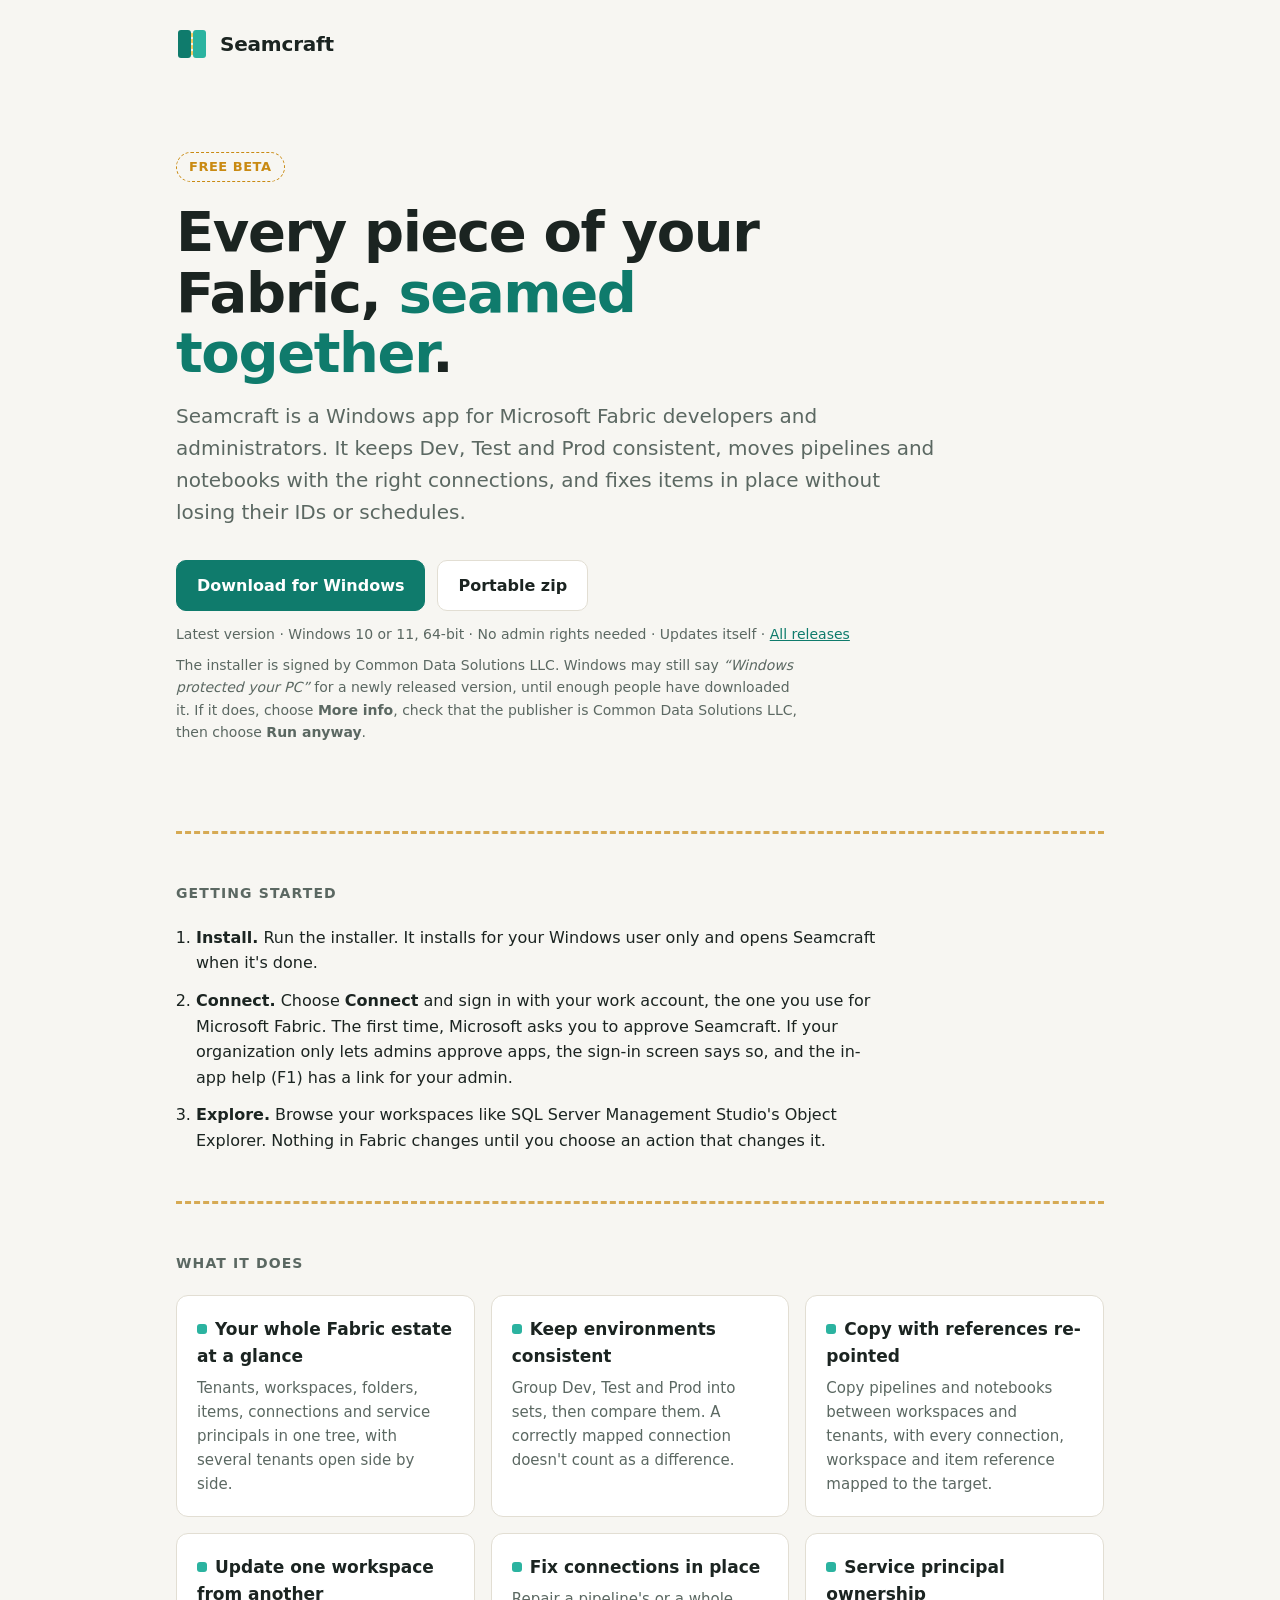
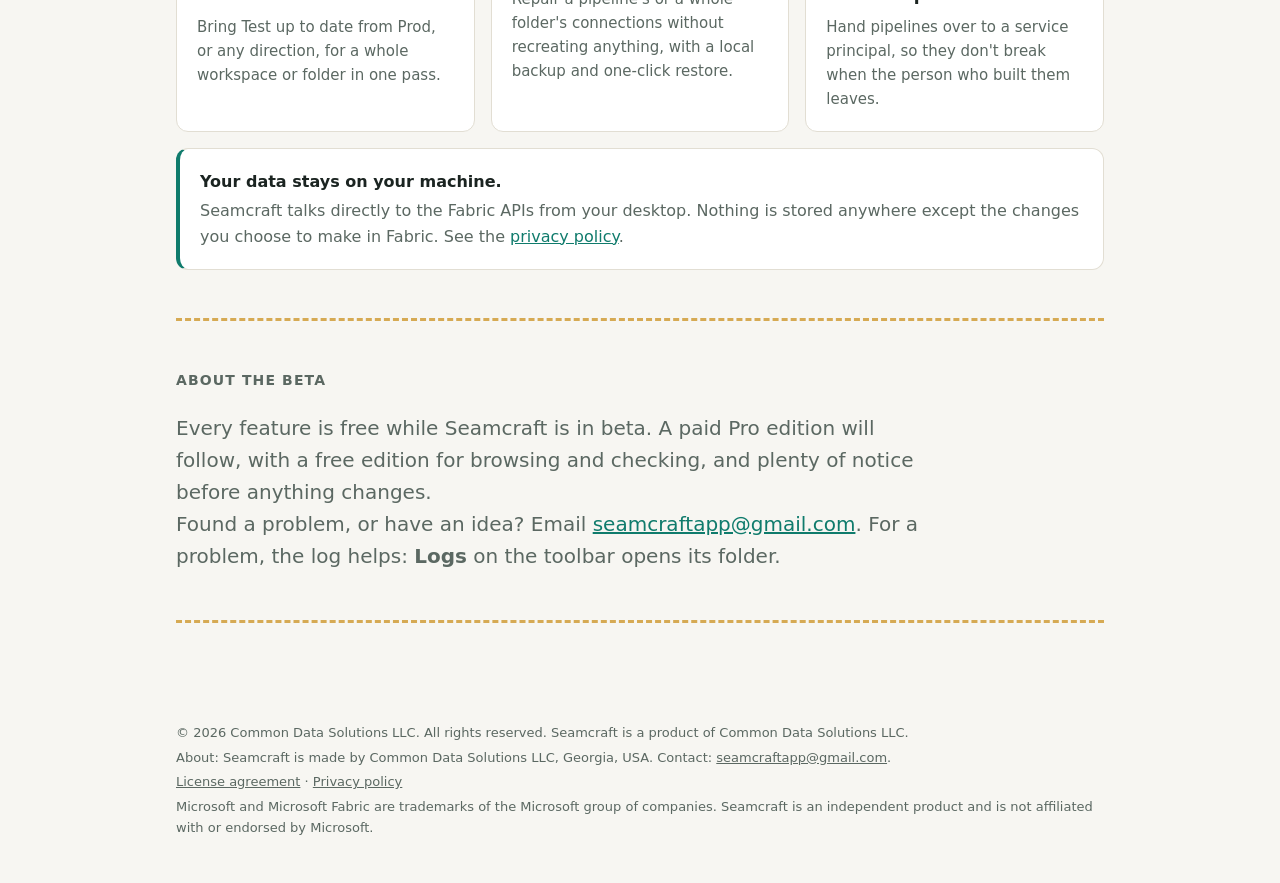
<file: index.html>
<!doctype html>
<html lang="en">
<head>
  <meta charset="utf-8">
  <meta name="viewport" content="width=device-width, initial-scale=1">
  <title>Seamcraft for Microsoft Fabric</title>
  <meta name="description" content="Seamcraft is a free Windows app for Microsoft Fabric developers and administrators: keep Dev, Test and Prod consistent, move pipelines and notebooks with the right connections, and fix items in place. Free during the beta.">
  <meta property="og:title" content="Seamcraft for Microsoft Fabric">
  <meta property="og:description" content="Keep Dev, Test and Prod consistent. Move pipelines with the right connections. Fix items in place. Free during the beta.">
  <meta property="og:url" content="https://seamcraft.dev/">
  <meta property="og:type" content="website">
  <link rel="icon" href="favicon.svg" type="image/svg+xml">
  <link rel="stylesheet" href="styles.css">
</head>
<body>
  <div class="wrap">
    <header>
      <a class="brand" href="./" aria-label="Seamcraft home">
        <svg viewBox="0 0 64 64" aria-hidden="true">
          <rect x="4" y="4" width="26" height="56" rx="6" fill="#0F7B6C"/>
          <rect x="34" y="4" width="26" height="56" rx="6" fill="#2BB3A0"/>
          <path d="M32 11.5v5M32 23.5v5M32 35.5v5M32 47.5v5" stroke="#F4C95D" stroke-width="4" stroke-linecap="round"/>
        </svg>
        Seamcraft
      </a>
    </header>

    <main>
      <section class="hero">
        <span class="badge">Free beta</span>
        <h1>Every piece of your Fabric, <span class="seam">seamed together</span>.</h1>
        <p class="lede">
          Seamcraft is a Windows app for Microsoft Fabric developers and administrators. It keeps Dev, Test and Prod
          consistent, moves pipelines and notebooks with the right connections, and fixes items in place without
          losing their IDs or schedules.
        </p>

        <div class="download">
          <a class="button primary" href="https://github.com/seamcraft-dev/Seamcraft-Releases/releases/latest/download/Seamcraft.App-win-Setup.exe">Download for Windows</a>
          <a class="button" href="https://github.com/seamcraft-dev/Seamcraft-Releases/releases/latest/download/Seamcraft.App-win-Portable.zip">Portable zip</a>
        </div>
        <p class="meta">
          Latest version &middot; Windows 10 or 11, 64-bit &middot; No admin rights needed &middot; Updates itself &middot;
          <a href="https://github.com/seamcraft-dev/Seamcraft-Releases/releases">All releases</a>
        </p>
        <p class="note">
          The installer is signed by Common Data Solutions LLC. Windows may still say <em>“Windows protected your PC”</em>
          for a newly released version, until enough people have downloaded it. If it does, choose <strong>More info</strong>,
          check that the publisher is Common Data Solutions LLC, then choose <strong>Run anyway</strong>.
        </p>
      </section>

      <hr class="stitch">

      <section>
        <h2>Getting started</h2>
        <ol class="steps">
          <li>
            <strong>Install.</strong> Run the installer. It installs for your Windows user only and opens Seamcraft
            when it's done.
          </li>
          <li>
            <strong>Connect.</strong> Choose <strong>Connect</strong> and sign in with your work account, the one you
            use for Microsoft Fabric. The first time, Microsoft asks you to approve Seamcraft. If your organization only
            lets admins approve apps, the sign-in screen says so, and the in-app help (F1) has a link for your admin.
          </li>
          <li>
            <strong>Explore.</strong> Browse your workspaces like SQL Server Management Studio's Object Explorer.
            Nothing in Fabric changes until you choose an action that changes it.
          </li>
        </ol>
      </section>

      <hr class="stitch">

      <section>
        <h2>What it does</h2>
        <div class="grid">
          <div class="card">
            <h3><span class="dot"></span>Your whole Fabric estate at a glance</h3>
            <p>Tenants, workspaces, folders, items, connections and service principals in one tree, with several tenants open side by side.</p>
          </div>
          <div class="card">
            <h3><span class="dot"></span>Keep environments consistent</h3>
            <p>Group Dev, Test and Prod into sets, then compare them. A correctly mapped connection doesn't count as a difference.</p>
          </div>
          <div class="card">
            <h3><span class="dot"></span>Copy with references re-pointed</h3>
            <p>Copy pipelines and notebooks between workspaces and tenants, with every connection, workspace and item reference mapped to the target.</p>
          </div>
          <div class="card">
            <h3><span class="dot"></span>Update one workspace from another</h3>
            <p>Bring Test up to date from Prod, or any direction, for a whole workspace or folder in one pass.</p>
          </div>
          <div class="card">
            <h3><span class="dot"></span>Fix connections in place</h3>
            <p>Repair a pipeline's or a whole folder's connections without recreating anything, with a local backup and one-click restore.</p>
          </div>
          <div class="card">
            <h3><span class="dot"></span>Service principal ownership</h3>
            <p>Hand pipelines over to a service principal, so they don't break when the person who built them leaves.</p>
          </div>
        </div>

        <div class="local">
          <div>
            <strong>Your data stays on your machine.</strong>
            <p>Seamcraft talks directly to the Fabric APIs from your desktop. Nothing is stored anywhere except the changes you choose to make in Fabric. See the <a href="privacy.html">privacy policy</a>.</p>
          </div>
        </div>
      </section>

      <hr class="stitch">

      <section>
        <h2>About the beta</h2>
        <p class="lede">
          Every feature is free while Seamcraft is in beta. A paid Pro edition will follow, with a free edition
          for browsing and checking, and plenty of notice before anything changes.
        </p>
        <p class="lede">
          Found a problem, or have an idea? Email <a href="mailto:seamcraftapp@gmail.com">seamcraftapp@gmail.com</a>.
          For a problem, the log helps: <strong>Logs</strong> on the toolbar opens its folder.
        </p>
      </section>

      <hr class="stitch">
    </main>

    <footer>
      <p>&copy; 2026 Common Data Solutions LLC. All rights reserved. Seamcraft is a product of Common Data Solutions LLC.</p>
      <p>About: Seamcraft is made by Common Data Solutions LLC, Georgia, USA. Contact: <a href="mailto:seamcraftapp@gmail.com">seamcraftapp@gmail.com</a>.</p>
      <p><a href="eula.html">License agreement</a> · <a href="privacy.html">Privacy policy</a></p>
      <p>Microsoft and Microsoft Fabric are trademarks of the Microsoft group of companies. Seamcraft is an independent product and is not affiliated with or endorsed by Microsoft.</p>
    </footer>
  </div>
</body>
</html>
</file>
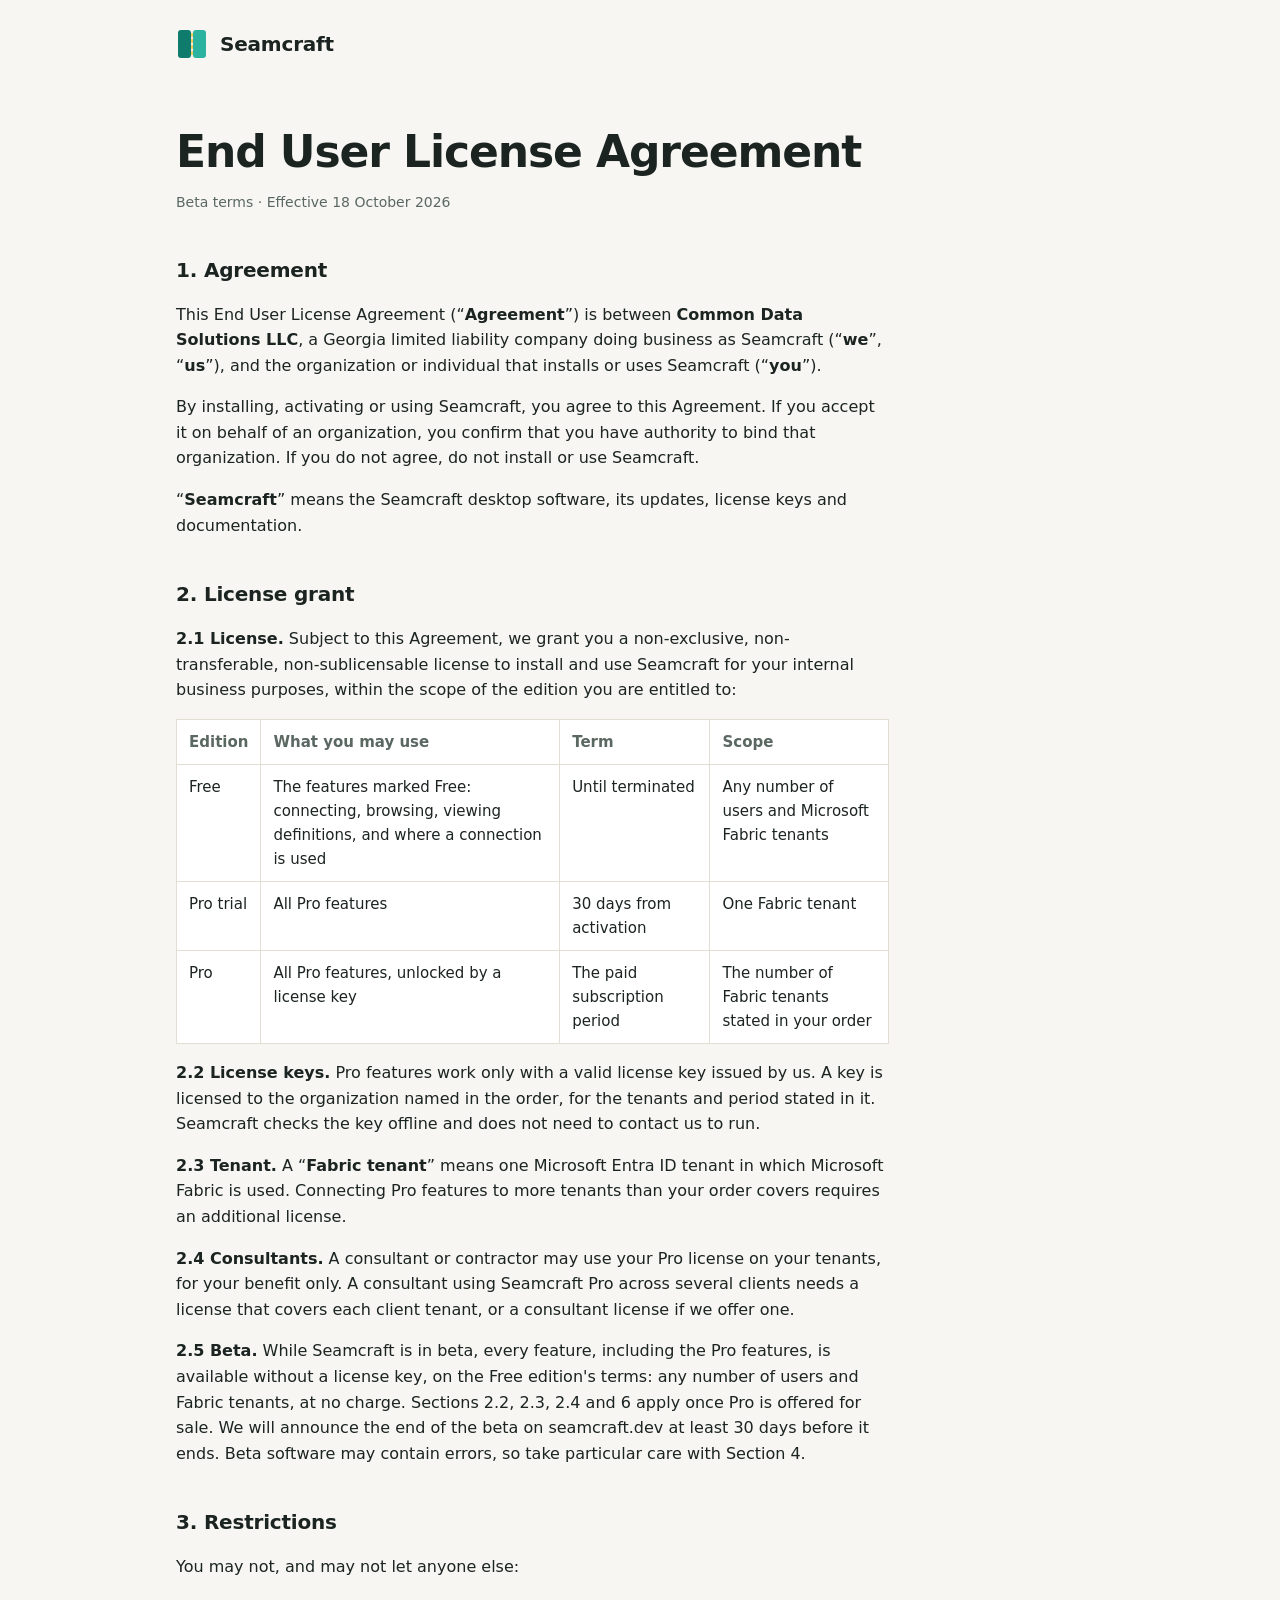
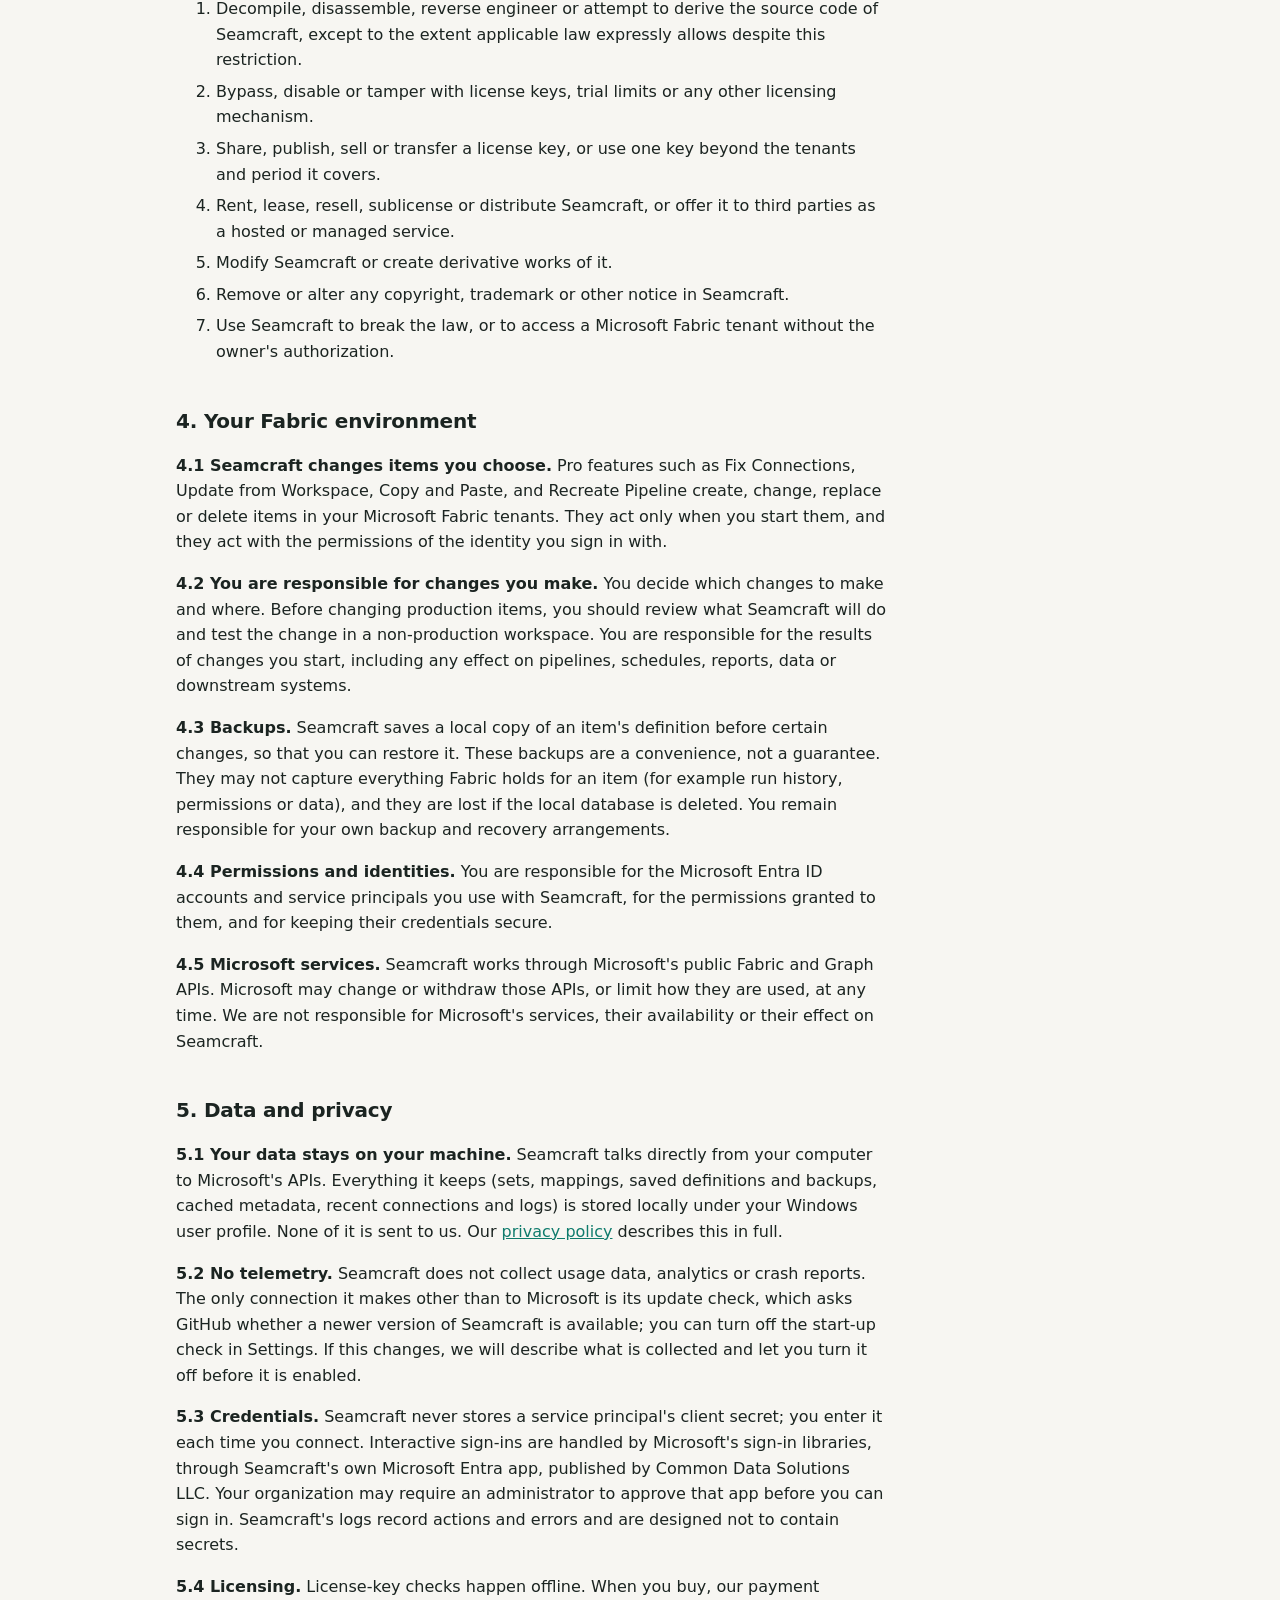
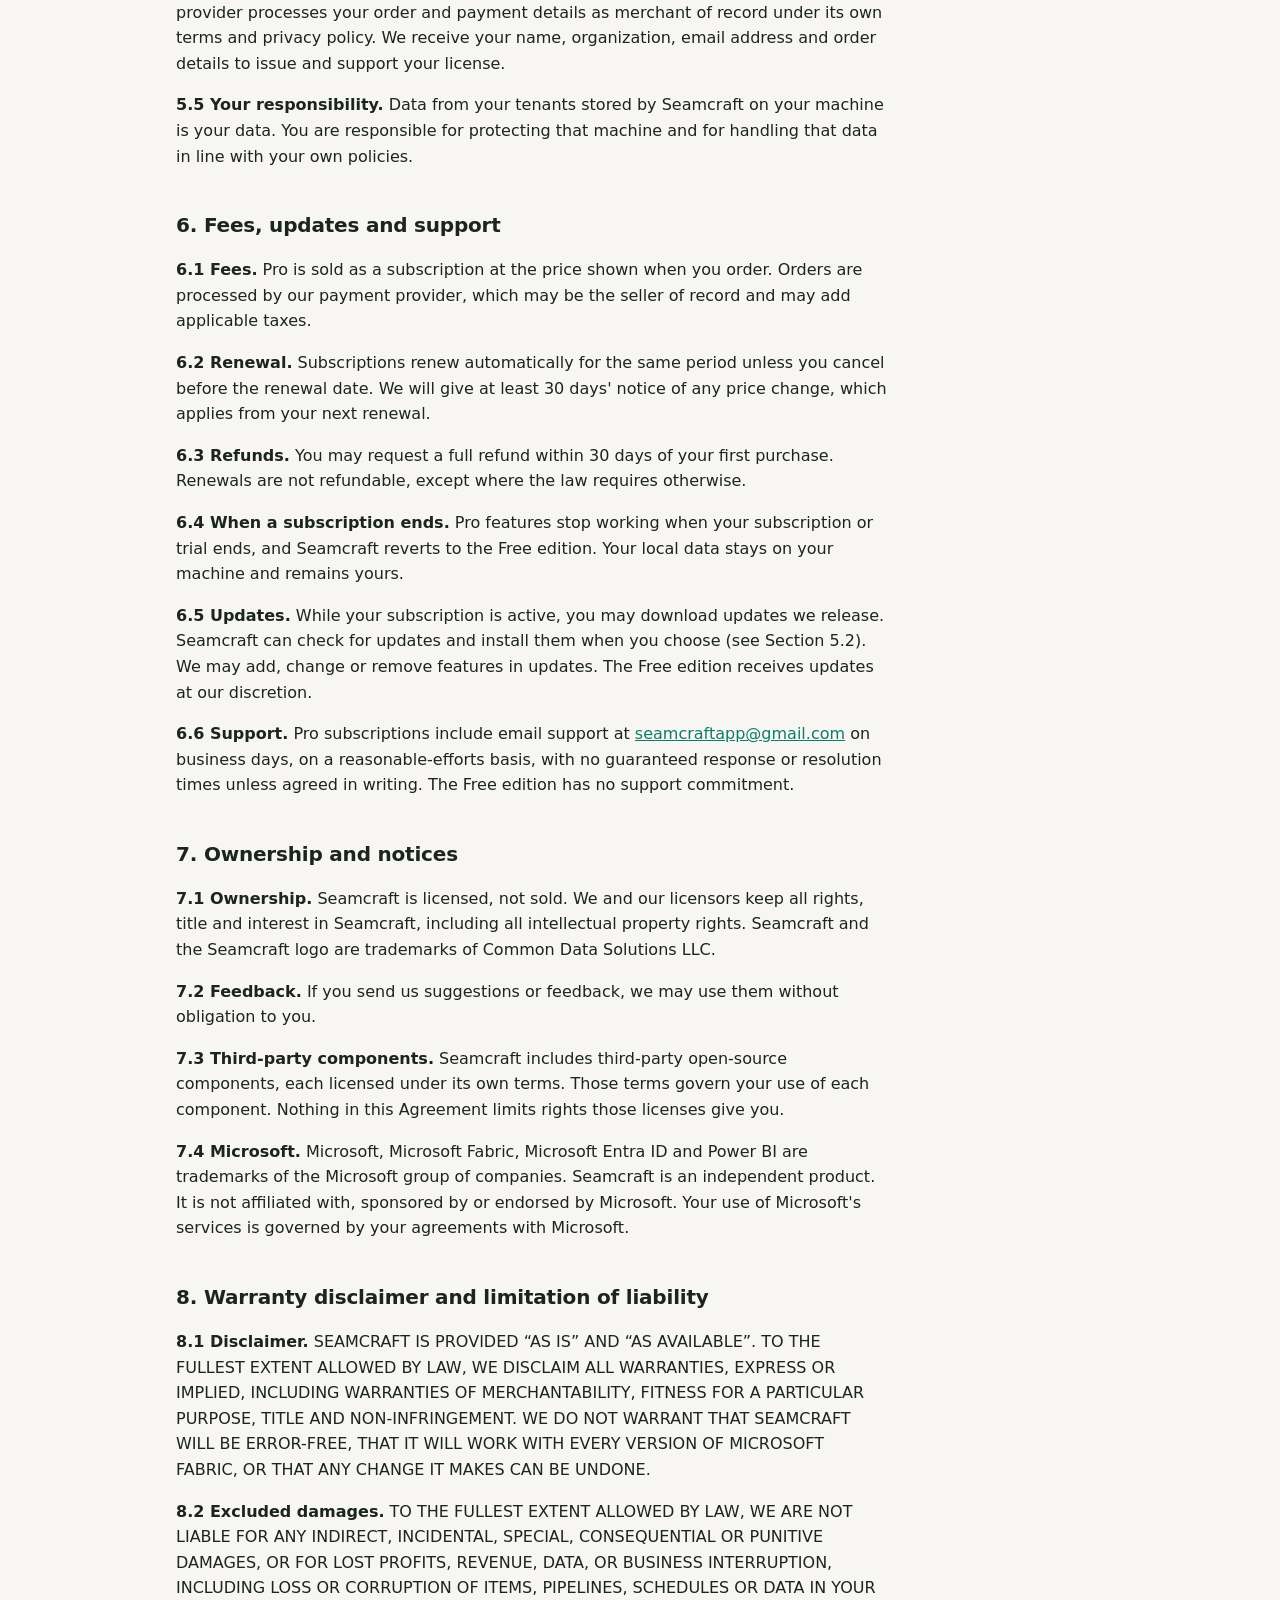
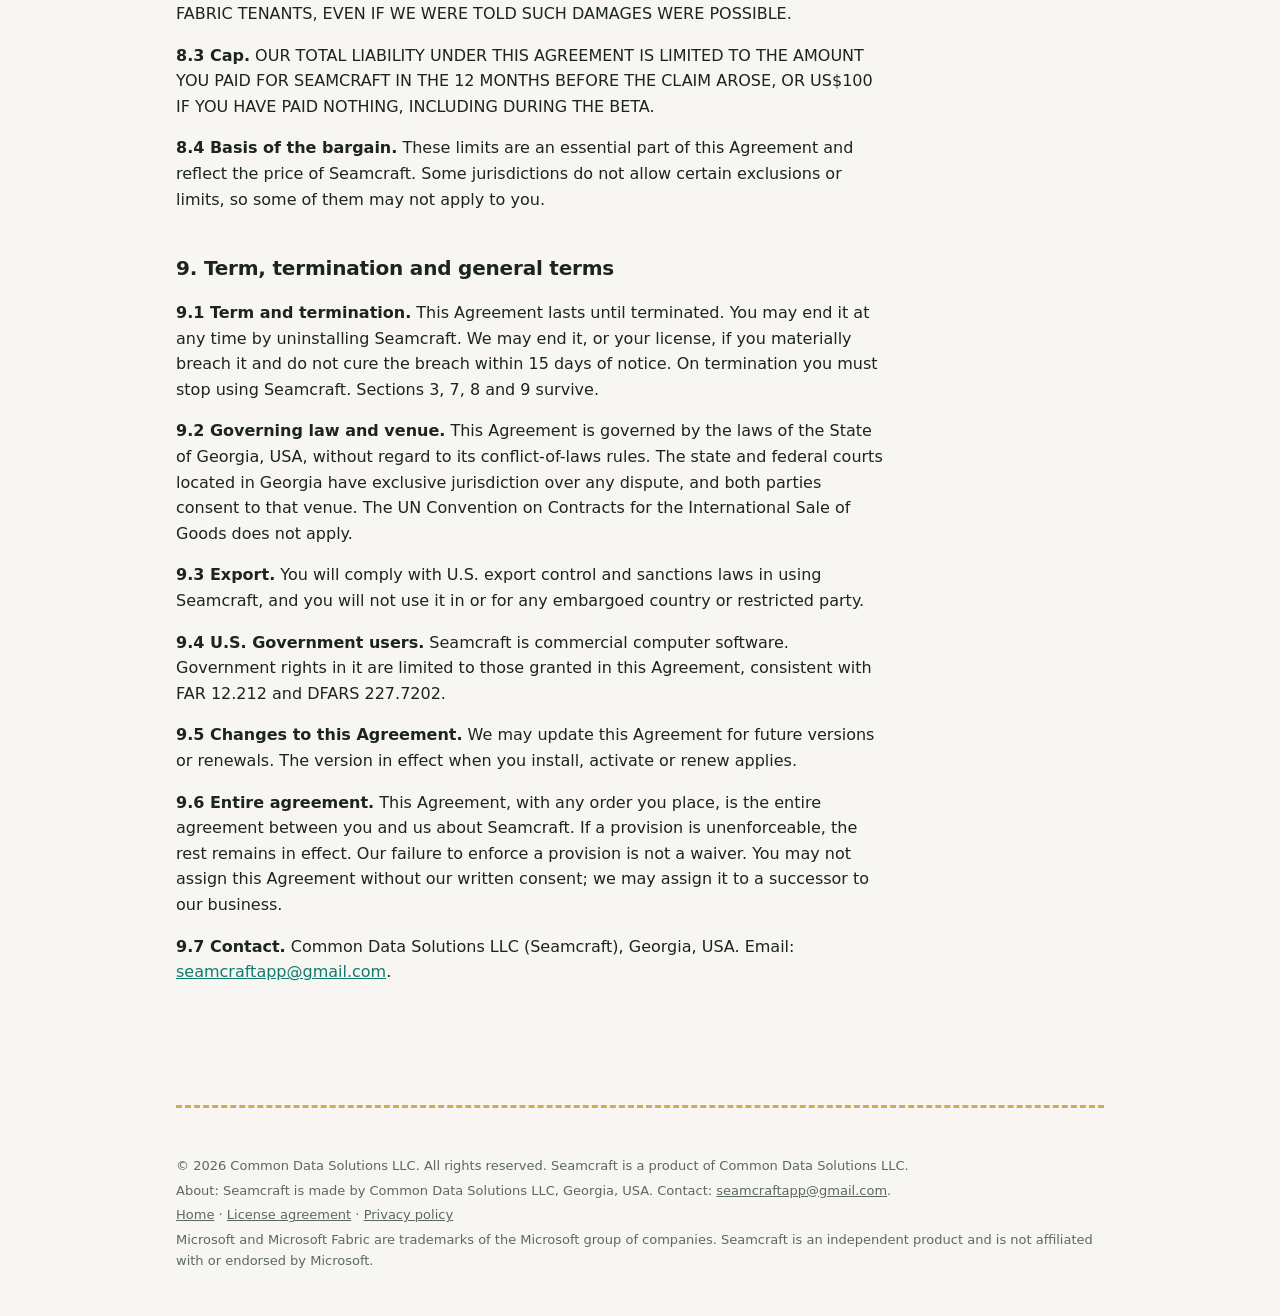
<file: eula.html>
<!doctype html>
<html lang="en">
<head>
  <meta charset="utf-8">
  <meta name="viewport" content="width=device-width, initial-scale=1">
  <title>License Agreement · Seamcraft</title>
  <meta name="description" content="The Seamcraft End User License Agreement.">
  <link rel="icon" href="favicon.svg" type="image/svg+xml">
  <link rel="stylesheet" href="styles.css">
</head>
<body>
  <div class="wrap">
    <header>
      <a class="brand" href="./" aria-label="Seamcraft home">
        <svg viewBox="0 0 64 64" aria-hidden="true">
          <rect x="4" y="4" width="26" height="56" rx="6" fill="#0F7B6C"/>
          <rect x="34" y="4" width="26" height="56" rx="6" fill="#2BB3A0"/>
          <path d="M32 11.5v5M32 23.5v5M32 35.5v5M32 47.5v5" stroke="#F4C95D" stroke-width="4" stroke-linecap="round"/>
        </svg>
        Seamcraft
      </a>
    </header>

    <main class="prose">
      <h1>End User License Agreement</h1>
      <p class="meta">Beta terms &middot; Effective 18 October 2026</p>

      <h2>1. Agreement</h2>
      <p>
        This End User License Agreement (“<strong>Agreement</strong>”) is between <strong>Common Data Solutions LLC</strong>,
        a Georgia limited liability company doing business as Seamcraft (“<strong>we</strong>”, “<strong>us</strong>”), and
        the organization or individual that installs or uses Seamcraft (“<strong>you</strong>”).
      </p>
      <p>
        By installing, activating or using Seamcraft, you agree to this Agreement. If you accept it on behalf of an
        organization, you confirm that you have authority to bind that organization. If you do not agree, do not
        install or use Seamcraft.
      </p>
      <p>“<strong>Seamcraft</strong>” means the Seamcraft desktop software, its updates, license keys and documentation.</p>

      <h2>2. License grant</h2>
      <p>
        <strong>2.1 License.</strong> Subject to this Agreement, we grant you a non-exclusive, non-transferable,
        non-sublicensable license to install and use Seamcraft for your internal business purposes, within the scope of
        the edition you are entitled to:
      </p>
      <div class="table-scroll">
        <table>
          <thead>
            <tr><th>Edition</th><th>What you may use</th><th>Term</th><th>Scope</th></tr>
          </thead>
          <tbody>
            <tr><td>Free</td><td>The features marked Free: connecting, browsing, viewing definitions, and where a connection is used</td><td>Until terminated</td><td>Any number of users and Microsoft Fabric tenants</td></tr>
            <tr><td>Pro trial</td><td>All Pro features</td><td>30 days from activation</td><td>One Fabric tenant</td></tr>
            <tr><td>Pro</td><td>All Pro features, unlocked by a license key</td><td>The paid subscription period</td><td>The number of Fabric tenants stated in your order</td></tr>
          </tbody>
        </table>
      </div>
      <p>
        <strong>2.2 License keys.</strong> Pro features work only with a valid license key issued by us. A key is licensed
        to the organization named in the order, for the tenants and period stated in it. Seamcraft checks the key offline
        and does not need to contact us to run.
      </p>
      <p>
        <strong>2.3 Tenant.</strong> A “<strong>Fabric tenant</strong>” means one Microsoft Entra ID tenant in which
        Microsoft Fabric is used. Connecting Pro features to more tenants than your order covers requires an additional
        license.
      </p>
      <p>
        <strong>2.4 Consultants.</strong> A consultant or contractor may use your Pro license on your tenants, for your
        benefit only. A consultant using Seamcraft Pro across several clients needs a license that covers each client
        tenant, or a consultant license if we offer one.
      </p>
      <p>
        <strong>2.5 Beta.</strong> While Seamcraft is in beta, every feature, including the Pro features, is available
        without a license key, on the Free edition's terms: any number of users and Fabric tenants, at no charge.
        Sections 2.2, 2.3, 2.4 and 6 apply once Pro is offered for sale. We will announce the end of the beta on
        seamcraft.dev at least 30 days before it ends. Beta software may contain errors, so take particular care with
        Section 4.
      </p>

      <h2>3. Restrictions</h2>
      <p>You may not, and may not let anyone else:</p>
      <ol>
        <li>Decompile, disassemble, reverse engineer or attempt to derive the source code of Seamcraft, except to the extent applicable law expressly allows despite this restriction.</li>
        <li>Bypass, disable or tamper with license keys, trial limits or any other licensing mechanism.</li>
        <li>Share, publish, sell or transfer a license key, or use one key beyond the tenants and period it covers.</li>
        <li>Rent, lease, resell, sublicense or distribute Seamcraft, or offer it to third parties as a hosted or managed service.</li>
        <li>Modify Seamcraft or create derivative works of it.</li>
        <li>Remove or alter any copyright, trademark or other notice in Seamcraft.</li>
        <li>Use Seamcraft to break the law, or to access a Microsoft Fabric tenant without the owner's authorization.</li>
      </ol>

      <h2>4. Your Fabric environment</h2>
      <p>
        <strong>4.1 Seamcraft changes items you choose.</strong> Pro features such as Fix Connections, Update from
        Workspace, Copy and Paste, and Recreate Pipeline create, change, replace or delete items in your Microsoft Fabric
        tenants. They act only when you start them, and they act with the permissions of the identity you sign in with.
      </p>
      <p>
        <strong>4.2 You are responsible for changes you make.</strong> You decide which changes to make and where. Before
        changing production items, you should review what Seamcraft will do and test the change in a non-production
        workspace. You are responsible for the results of changes you start, including any effect on pipelines,
        schedules, reports, data or downstream systems.
      </p>
      <p>
        <strong>4.3 Backups.</strong> Seamcraft saves a local copy of an item's definition before certain changes, so that
        you can restore it. These backups are a convenience, not a guarantee. They may not capture everything Fabric holds
        for an item (for example run history, permissions or data), and they are lost if the local database is deleted.
        You remain responsible for your own backup and recovery arrangements.
      </p>
      <p>
        <strong>4.4 Permissions and identities.</strong> You are responsible for the Microsoft Entra ID accounts and
        service principals you use with Seamcraft, for the permissions granted to them, and for keeping their credentials
        secure.
      </p>
      <p>
        <strong>4.5 Microsoft services.</strong> Seamcraft works through Microsoft's public Fabric and Graph APIs.
        Microsoft may change or withdraw those APIs, or limit how they are used, at any time. We are not responsible for
        Microsoft's services, their availability or their effect on Seamcraft.
      </p>

      <h2>5. Data and privacy</h2>
      <p>
        <strong>5.1 Your data stays on your machine.</strong> Seamcraft talks directly from your computer to Microsoft's
        APIs. Everything it keeps (sets, mappings, saved definitions and backups, cached metadata, recent connections and
        logs) is stored locally under your Windows user profile. None of it is sent to us. Our
        <a href="privacy.html">privacy policy</a> describes this in full.
      </p>
      <p>
        <strong>5.2 No telemetry.</strong> Seamcraft does not collect usage data, analytics or crash reports. The only
        connection it makes other than to Microsoft is its update check, which asks GitHub whether a newer version of
        Seamcraft is available; you can turn off the start-up check in Settings. If this changes, we will describe what is
        collected and let you turn it off before it is enabled.
      </p>
      <p>
        <strong>5.3 Credentials.</strong> Seamcraft never stores a service principal's client secret; you enter it each
        time you connect. Interactive sign-ins are handled by Microsoft's sign-in libraries, through Seamcraft's own
        Microsoft Entra app, published by Common Data Solutions LLC. Your organization may require an administrator to
        approve that app before you can sign in. Seamcraft's logs record actions and errors and are designed not to
        contain secrets.
      </p>
      <p>
        <strong>5.4 Licensing.</strong> License-key checks happen offline. When you buy, our payment provider processes
        your order and payment details as merchant of record under its own terms and privacy policy. We receive your name,
        organization, email address and order details to issue and support your license.
      </p>
      <p>
        <strong>5.5 Your responsibility.</strong> Data from your tenants stored by Seamcraft on your machine is your data.
        You are responsible for protecting that machine and for handling that data in line with your own policies.
      </p>

      <h2>6. Fees, updates and support</h2>
      <p>
        <strong>6.1 Fees.</strong> Pro is sold as a subscription at the price shown when you order. Orders are processed by
        our payment provider, which may be the seller of record and may add applicable taxes.
      </p>
      <p>
        <strong>6.2 Renewal.</strong> Subscriptions renew automatically for the same period unless you cancel before the
        renewal date. We will give at least 30 days' notice of any price change, which applies from your next renewal.
      </p>
      <p>
        <strong>6.3 Refunds.</strong> You may request a full refund within 30 days of your first purchase. Renewals are not
        refundable, except where the law requires otherwise.
      </p>
      <p>
        <strong>6.4 When a subscription ends.</strong> Pro features stop working when your subscription or trial ends, and
        Seamcraft reverts to the Free edition. Your local data stays on your machine and remains yours.
      </p>
      <p>
        <strong>6.5 Updates.</strong> While your subscription is active, you may download updates we release. Seamcraft can
        check for updates and install them when you choose (see Section 5.2). We may add, change or remove features in
        updates. The Free edition receives updates at our discretion.
      </p>
      <p>
        <strong>6.6 Support.</strong> Pro subscriptions include email support at
        <a href="mailto:seamcraftapp@gmail.com">seamcraftapp@gmail.com</a> on business days, on a reasonable-efforts basis,
        with no guaranteed response or resolution times unless agreed in writing. The Free edition has no support
        commitment.
      </p>

      <h2>7. Ownership and notices</h2>
      <p>
        <strong>7.1 Ownership.</strong> Seamcraft is licensed, not sold. We and our licensors keep all rights, title and
        interest in Seamcraft, including all intellectual property rights. Seamcraft and the Seamcraft logo are trademarks
        of Common Data Solutions LLC.
      </p>
      <p>
        <strong>7.2 Feedback.</strong> If you send us suggestions or feedback, we may use them without obligation to you.
      </p>
      <p>
        <strong>7.3 Third-party components.</strong> Seamcraft includes third-party open-source components, each licensed
        under its own terms. Those terms govern your use of each component. Nothing in this Agreement limits rights those
        licenses give you.
      </p>
      <p>
        <strong>7.4 Microsoft.</strong> Microsoft, Microsoft Fabric, Microsoft Entra ID and Power BI are trademarks of the
        Microsoft group of companies. Seamcraft is an independent product. It is not affiliated with, sponsored by or
        endorsed by Microsoft. Your use of Microsoft's services is governed by your agreements with Microsoft.
      </p>

      <h2>8. Warranty disclaimer and limitation of liability</h2>
      <p>
        <strong>8.1 Disclaimer.</strong> SEAMCRAFT IS PROVIDED “AS IS” AND “AS AVAILABLE”. TO THE FULLEST EXTENT ALLOWED BY
        LAW, WE DISCLAIM ALL WARRANTIES, EXPRESS OR IMPLIED, INCLUDING WARRANTIES OF MERCHANTABILITY, FITNESS FOR A
        PARTICULAR PURPOSE, TITLE AND NON-INFRINGEMENT. WE DO NOT WARRANT THAT SEAMCRAFT WILL BE ERROR-FREE, THAT IT WILL
        WORK WITH EVERY VERSION OF MICROSOFT FABRIC, OR THAT ANY CHANGE IT MAKES CAN BE UNDONE.
      </p>
      <p>
        <strong>8.2 Excluded damages.</strong> TO THE FULLEST EXTENT ALLOWED BY LAW, WE ARE NOT LIABLE FOR ANY INDIRECT,
        INCIDENTAL, SPECIAL, CONSEQUENTIAL OR PUNITIVE DAMAGES, OR FOR LOST PROFITS, REVENUE, DATA, OR BUSINESS
        INTERRUPTION, INCLUDING LOSS OR CORRUPTION OF ITEMS, PIPELINES, SCHEDULES OR DATA IN YOUR FABRIC TENANTS, EVEN IF
        WE WERE TOLD SUCH DAMAGES WERE POSSIBLE.
      </p>
      <p>
        <strong>8.3 Cap.</strong> OUR TOTAL LIABILITY UNDER THIS AGREEMENT IS LIMITED TO THE AMOUNT YOU PAID FOR SEAMCRAFT
        IN THE 12 MONTHS BEFORE THE CLAIM AROSE, OR US$100 IF YOU HAVE PAID NOTHING, INCLUDING DURING THE BETA.
      </p>
      <p>
        <strong>8.4 Basis of the bargain.</strong> These limits are an essential part of this Agreement and reflect the
        price of Seamcraft. Some jurisdictions do not allow certain exclusions or limits, so some of them may not apply to
        you.
      </p>

      <h2>9. Term, termination and general terms</h2>
      <p>
        <strong>9.1 Term and termination.</strong> This Agreement lasts until terminated. You may end it at any time by
        uninstalling Seamcraft. We may end it, or your license, if you materially breach it and do not cure the breach
        within 15 days of notice. On termination you must stop using Seamcraft. Sections 3, 7, 8 and 9 survive.
      </p>
      <p>
        <strong>9.2 Governing law and venue.</strong> This Agreement is governed by the laws of the State of Georgia, USA,
        without regard to its conflict-of-laws rules. The state and federal courts located in Georgia have exclusive
        jurisdiction over any dispute, and both parties consent to that venue. The UN Convention on Contracts for the
        International Sale of Goods does not apply.
      </p>
      <p>
        <strong>9.3 Export.</strong> You will comply with U.S. export control and sanctions laws in using Seamcraft, and you
        will not use it in or for any embargoed country or restricted party.
      </p>
      <p>
        <strong>9.4 U.S. Government users.</strong> Seamcraft is commercial computer software. Government rights in it are
        limited to those granted in this Agreement, consistent with FAR 12.212 and DFARS 227.7202.
      </p>
      <p>
        <strong>9.5 Changes to this Agreement.</strong> We may update this Agreement for future versions or renewals. The
        version in effect when you install, activate or renew applies.
      </p>
      <p>
        <strong>9.6 Entire agreement.</strong> This Agreement, with any order you place, is the entire agreement between you
        and us about Seamcraft. If a provision is unenforceable, the rest remains in effect. Our failure to enforce a
        provision is not a waiver. You may not assign this Agreement without our written consent; we may assign it to a
        successor to our business.
      </p>
      <p>
        <strong>9.7 Contact.</strong> Common Data Solutions LLC (Seamcraft), Georgia, USA. Email:
        <a href="mailto:seamcraftapp@gmail.com">seamcraftapp@gmail.com</a>.
      </p>
    </main>

    <footer>
      <hr class="stitch">
      <p>&copy; 2026 Common Data Solutions LLC. All rights reserved. Seamcraft is a product of Common Data Solutions LLC.</p>
      <p>About: Seamcraft is made by Common Data Solutions LLC, Georgia, USA. Contact: <a href="mailto:seamcraftapp@gmail.com">seamcraftapp@gmail.com</a>.</p>
      <p><a href="./">Home</a> · <a href="eula.html">License agreement</a> · <a href="privacy.html">Privacy policy</a></p>
      <p>Microsoft and Microsoft Fabric are trademarks of the Microsoft group of companies. Seamcraft is an independent product and is not affiliated with or endorsed by Microsoft.</p>
    </footer>
  </div>
</body>
</html>
</file>
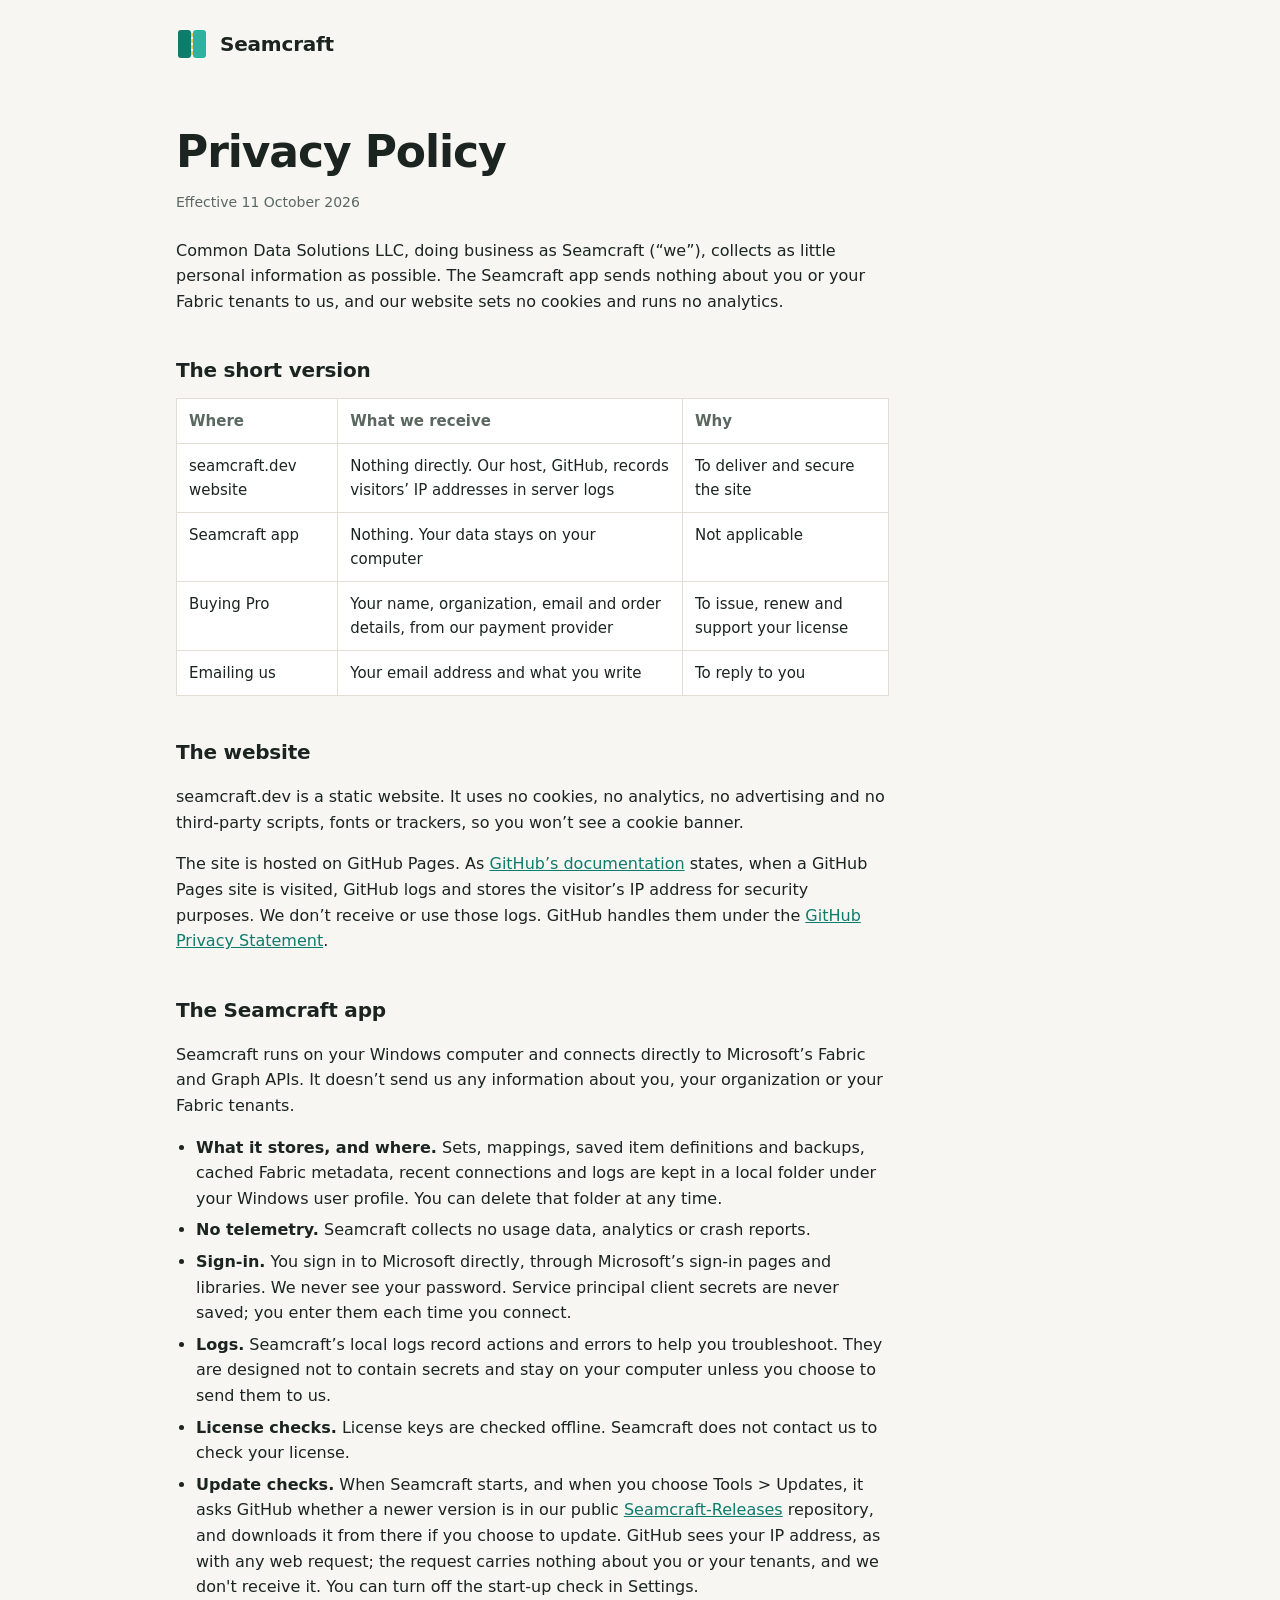
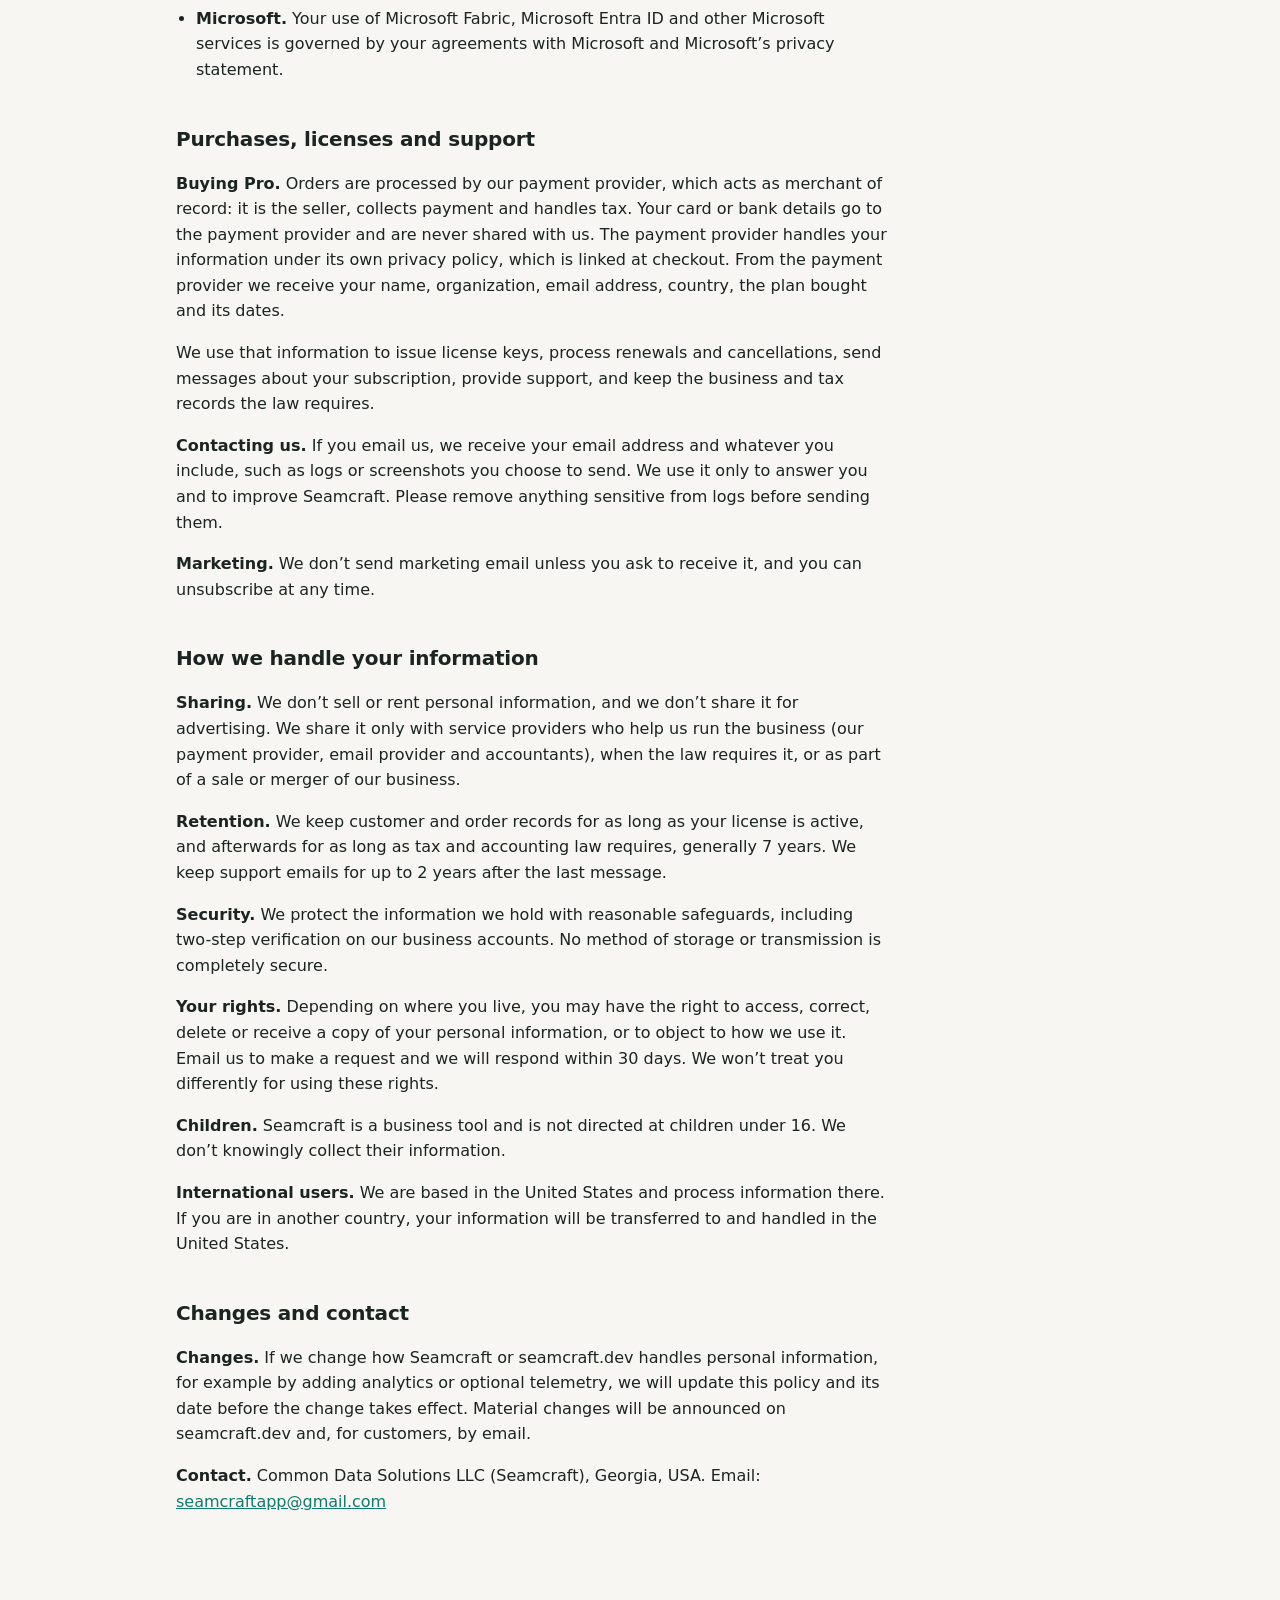
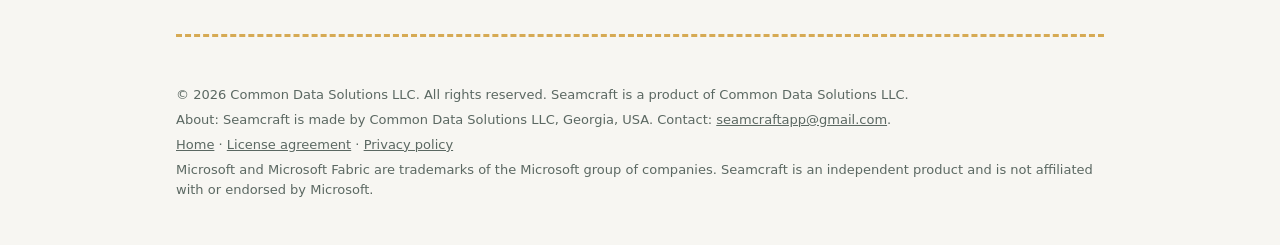
<file: privacy.html>
<!doctype html>
<html lang="en">
<head>
  <meta charset="utf-8">
  <meta name="viewport" content="width=device-width, initial-scale=1">
  <title>Privacy Policy · Seamcraft</title>
  <meta name="description" content="How Seamcraft and seamcraft.dev handle personal information: no cookies, no analytics, no telemetry, and your Fabric data stays on your computer.">
  <link rel="icon" href="favicon.svg" type="image/svg+xml">
  <link rel="stylesheet" href="styles.css">
</head>
<body>
  <div class="wrap">
    <header>
      <a class="brand" href="./" aria-label="Seamcraft home">
        <svg viewBox="0 0 64 64" aria-hidden="true">
          <rect x="4" y="4" width="26" height="56" rx="6" fill="#0F7B6C"/>
          <rect x="34" y="4" width="26" height="56" rx="6" fill="#2BB3A0"/>
          <path d="M32 11.5v5M32 23.5v5M32 35.5v5M32 47.5v5" stroke="#F4C95D" stroke-width="4" stroke-linecap="round"/>
        </svg>
        Seamcraft
      </a>
    </header>

    <main class="prose">
      <h1>Privacy Policy</h1>
      <p class="meta">Effective 11 October 2026</p>

      <p>
        Common Data Solutions LLC, doing business as Seamcraft (“we”), collects as little personal information as
        possible. The Seamcraft app sends nothing about you or your Fabric tenants to us, and our website sets no
        cookies and runs no analytics.
      </p>

      <h2>The short version</h2>
      <div class="table-scroll">
        <table>
          <thead>
            <tr><th>Where</th><th>What we receive</th><th>Why</th></tr>
          </thead>
          <tbody>
            <tr><td>seamcraft.dev website</td><td>Nothing directly. Our host, GitHub, records visitors’ IP addresses in server logs</td><td>To deliver and secure the site</td></tr>
            <tr><td>Seamcraft app</td><td>Nothing. Your data stays on your computer</td><td>Not applicable</td></tr>
            <tr><td>Buying Pro</td><td>Your name, organization, email and order details, from our payment provider</td><td>To issue, renew and support your license</td></tr>
            <tr><td>Emailing us</td><td>Your email address and what you write</td><td>To reply to you</td></tr>
          </tbody>
        </table>
      </div>

      <h2>The website</h2>
      <p>
        seamcraft.dev is a static website. It uses no cookies, no analytics, no advertising and no third-party scripts,
        fonts or trackers, so you won’t see a cookie banner.
      </p>
      <p>
        The site is hosted on GitHub Pages. As
        <a href="https://docs.github.com/en/pages/getting-started-with-github-pages/what-is-github-pages">GitHub’s documentation</a>
        states, when a GitHub Pages site is visited, GitHub logs and stores the visitor’s IP address for security
        purposes. We don’t receive or use those logs. GitHub handles them under the
        <a href="https://docs.github.com/en/site-policy/privacy-policies/github-general-privacy-statement">GitHub Privacy Statement</a>.
      </p>

      <h2>The Seamcraft app</h2>
      <p>
        Seamcraft runs on your Windows computer and connects directly to Microsoft’s Fabric and Graph APIs. It doesn’t
        send us any information about you, your organization or your Fabric tenants.
      </p>
      <ul>
        <li><strong>What it stores, and where.</strong> Sets, mappings, saved item definitions and backups, cached Fabric metadata, recent connections and logs are kept in a local folder under your Windows user profile. You can delete that folder at any time.</li>
        <li><strong>No telemetry.</strong> Seamcraft collects no usage data, analytics or crash reports.</li>
        <li><strong>Sign-in.</strong> You sign in to Microsoft directly, through Microsoft’s sign-in pages and libraries. We never see your password. Service principal client secrets are never saved; you enter them each time you connect.</li>
        <li><strong>Logs.</strong> Seamcraft’s local logs record actions and errors to help you troubleshoot. They are designed not to contain secrets and stay on your computer unless you choose to send them to us.</li>
        <li><strong>License checks.</strong> License keys are checked offline. Seamcraft does not contact us to check your license.</li>
        <li><strong>Update checks.</strong> When Seamcraft starts, and when you choose Tools &gt; Updates, it asks GitHub whether a newer version is in our public <a href="https://github.com/seamcraft-dev/Seamcraft-Releases">Seamcraft-Releases</a> repository, and downloads it from there if you choose to update. GitHub sees your IP address, as with any web request; the request carries nothing about you or your tenants, and we don't receive it. You can turn off the start-up check in Settings.</li>
        <li><strong>Microsoft.</strong> Your use of Microsoft Fabric, Microsoft Entra ID and other Microsoft services is governed by your agreements with Microsoft and Microsoft’s privacy statement.</li>
      </ul>

      <h2>Purchases, licenses and support</h2>
      <p>
        <strong>Buying Pro.</strong> Orders are processed by our payment provider, which acts as merchant of record: it
        is the seller, collects payment and handles tax. Your card or bank details go to the payment provider and are
        never shared with us. The payment provider handles your information under its own privacy policy, which is
        linked at checkout. From the payment provider we receive your name, organization, email address, country, the
        plan bought and its dates.
      </p>
      <p>
        We use that information to issue license keys, process renewals and cancellations, send messages about your
        subscription, provide support, and keep the business and tax records the law requires.
      </p>
      <p>
        <strong>Contacting us.</strong> If you email us, we receive your email address and whatever you include, such
        as logs or screenshots you choose to send. We use it only to answer you and to improve Seamcraft. Please remove
        anything sensitive from logs before sending them.
      </p>
      <p>
        <strong>Marketing.</strong> We don’t send marketing email unless you ask to receive it, and you can unsubscribe
        at any time.
      </p>

      <h2>How we handle your information</h2>
      <p>
        <strong>Sharing.</strong> We don’t sell or rent personal information, and we don’t share it for advertising. We
        share it only with service providers who help us run the business (our payment provider, email provider and
        accountants), when the law requires it, or as part of a sale or merger of our business.
      </p>
      <p>
        <strong>Retention.</strong> We keep customer and order records for as long as your license is active, and
        afterwards for as long as tax and accounting law requires, generally 7 years. We keep support emails for up to
        2 years after the last message.
      </p>
      <p>
        <strong>Security.</strong> We protect the information we hold with reasonable safeguards, including two-step
        verification on our business accounts. No method of storage or transmission is completely secure.
      </p>
      <p>
        <strong>Your rights.</strong> Depending on where you live, you may have the right to access, correct, delete or
        receive a copy of your personal information, or to object to how we use it. Email us to make a request and we
        will respond within 30 days. We won’t treat you differently for using these rights.
      </p>
      <p>
        <strong>Children.</strong> Seamcraft is a business tool and is not directed at children under 16. We don’t
        knowingly collect their information.
      </p>
      <p>
        <strong>International users.</strong> We are based in the United States and process information there. If you
        are in another country, your information will be transferred to and handled in the United States.
      </p>

      <h2>Changes and contact</h2>
      <p>
        <strong>Changes.</strong> If we change how Seamcraft or seamcraft.dev handles personal information, for example
        by adding analytics or optional telemetry, we will update this policy and its date before the change takes
        effect. Material changes will be announced on seamcraft.dev and, for customers, by email.
      </p>
      <p>
        <strong>Contact.</strong> Common Data Solutions LLC (Seamcraft), Georgia, USA.
        Email: <a href="mailto:seamcraftapp@gmail.com">seamcraftapp@gmail.com</a>
      </p>
    </main>

    <footer>
      <hr class="stitch">
      <p>&copy; 2026 Common Data Solutions LLC. All rights reserved. Seamcraft is a product of Common Data Solutions LLC.</p>
      <p>About: Seamcraft is made by Common Data Solutions LLC, Georgia, USA. Contact: <a href="mailto:seamcraftapp@gmail.com">seamcraftapp@gmail.com</a>.</p>
      <p><a href="./">Home</a> · <a href="eula.html">License agreement</a> · <a href="privacy.html">Privacy policy</a></p>
      <p>Microsoft and Microsoft Fabric are trademarks of the Microsoft group of companies. Seamcraft is an independent product and is not affiliated with or endorsed by Microsoft.</p>
    </footer>
  </div>
</body>
</html>
</file>
<file: styles.css>
:root {
  --bg: #F7F6F2;
  --surface: #FFFFFF;
  --text: #1B2421;
  --muted: #5B6862;
  --line: #E2DED3;
  --accent: #0F7B6C;
  --accent-2: #2BB3A0;
  --stitch: #C98A12;
}
@media (prefers-color-scheme: dark) {
  :root {
    --bg: #101615;
    --surface: #172120;
    --text: #E8EEEB;
    --muted: #9AABA4;
    --line: #26332F;
    --accent: #2BB3A0;
    --accent-2: #5FD1BF;
    --stitch: #F4C95D;
  }
}
* { box-sizing: border-box; }
html, body { margin: 0; }
body {
  background: var(--bg);
  color: var(--text);
  font: 16px/1.6 "Segoe UI", system-ui, -apple-system, Roboto, "Helvetica Neue", Arial, sans-serif;
  -webkit-font-smoothing: antialiased;
}
a { color: var(--accent); }
.wrap { max-width: 960px; margin: 0 auto; padding: 0 16px; }

header { padding: 28px 0; }
.brand { display: inline-flex; align-items: center; gap: 12px; font-weight: 600; font-size: 20px; letter-spacing: -0.01em; color: var(--text); text-decoration: none; }
.brand svg { width: 32px; height: 32px; flex: none; }

.hero { padding: 56px 0 40px; }
.badge {
  display: inline-block; padding: 4px 12px; border-radius: 999px;
  border: 1px dashed var(--stitch); color: var(--stitch);
  font-size: 13px; font-weight: 600; letter-spacing: 0.04em; text-transform: uppercase;
}
h1 {
  font-size: clamp(34px, 6vw, 56px); line-height: 1.08; letter-spacing: -0.025em;
  margin: 20px 0 16px; max-width: 16ch;
}
h1 .seam { color: var(--accent); }
.lede { font-size: clamp(17px, 2.2vw, 20px); color: var(--muted); max-width: 60ch; margin: 0; }

.stitch {
  height: 0; border: 0; border-top: 3px dashed var(--stitch);
  opacity: 0.7; margin: 48px 0;
}

h2 { font-size: 14px; text-transform: uppercase; letter-spacing: 0.08em; color: var(--muted); margin: 0 0 20px; }
.grid { display: grid; grid-template-columns: repeat(auto-fit, minmax(260px, 1fr)); gap: 16px; }
.card {
  background: var(--surface); border: 1px solid var(--line); border-radius: 12px;
  padding: 20px;
}
.card h3 { margin: 0 0 6px; font-size: 17px; }
.card p { margin: 0; color: var(--muted); font-size: 15px; }
.card .dot {
  display: inline-block; width: 10px; height: 10px; border-radius: 3px;
  background: var(--accent-2); margin-right: 8px; vertical-align: 1px;
}

.local {
  display: flex; gap: 16px; align-items: flex-start;
  background: var(--surface); border: 1px solid var(--line); border-left: 4px solid var(--accent);
  border-radius: 12px; padding: 20px; margin-top: 16px;
}
.local strong { display: block; margin-bottom: 4px; }
.local p { margin: 0; color: var(--muted); }

/* Long-form pages (privacy policy). */
.prose { max-width: 70ch; padding: 24px 0 8px; }
.prose h1 { font-size: clamp(30px, 5vw, 44px); max-width: none; margin-top: 8px; }
.prose .meta { color: var(--muted); margin: 0 0 24px; }
.prose h2 {
  font-size: 20px; text-transform: none; letter-spacing: -0.01em; color: var(--text);
  margin: 40px 0 12px;
}
.prose p, .prose li { color: var(--text); }
.prose ul { padding-left: 20px; }
.prose li { margin: 6px 0; }
.table-scroll { overflow-x: auto; }
.prose table { width: 100%; border-collapse: collapse; font-size: 15px; background: var(--surface); }
.prose th, .prose td { text-align: left; vertical-align: top; padding: 10px 12px; border: 1px solid var(--line); }
.prose th { color: var(--muted); font-weight: 600; }

footer { padding: 48px 0 40px; color: var(--muted); font-size: 13px; }
footer p { margin: 4px 0; }
footer a { color: var(--muted); }

/* Home page: download buttons, the line under them, the SmartScreen note and the getting-started steps. */
.download { display: flex; flex-wrap: wrap; gap: 12px; margin: 32px 0 12px; }
.button {
  display: inline-block; padding: 12px 20px; border-radius: 10px; font-weight: 600; text-decoration: none;
  border: 1px solid var(--line); background: var(--surface); color: var(--text);
}
.button:hover { border-color: var(--accent); }
.button.primary { background: var(--accent); border-color: var(--accent); color: #FFFFFF; }
.button.primary:hover { filter: brightness(1.08); }
@media (prefers-color-scheme: dark) { .button.primary { color: #101615; } }
.meta { color: var(--muted); font-size: 14px; margin: 0 0 8px; }
.note { color: var(--muted); font-size: 14px; max-width: 70ch; margin: 0; }
.steps { max-width: 70ch; padding-left: 20px; margin: 0; }
.steps li { margin: 0 0 12px; }
</file>
